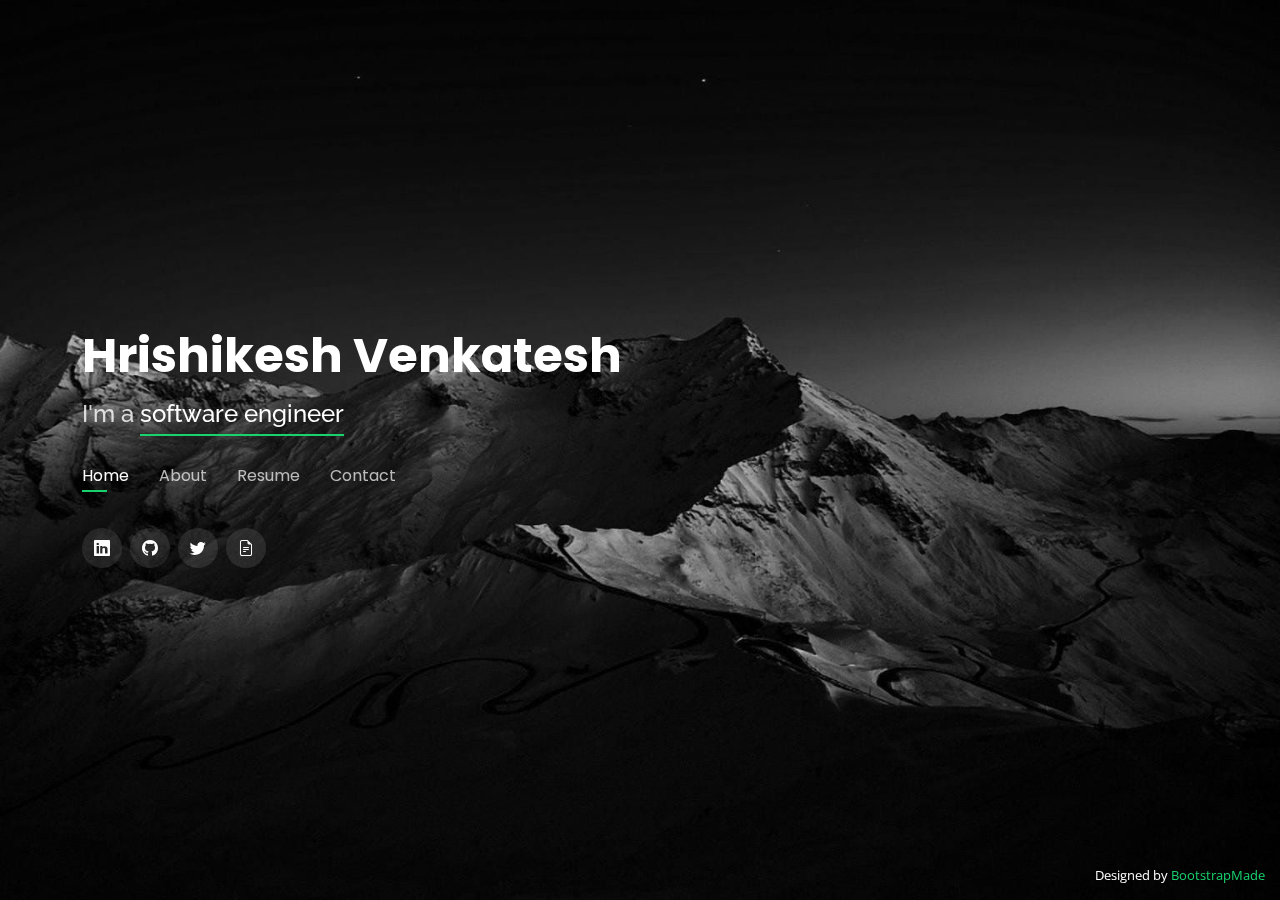
<file: index.html>
<!DOCTYPE html>
<html lang="en">

<head>
  <meta charset="utf-8">
  <meta content="width=device-width, initial-scale=1.0" name="viewport">

  <title>Hrishi's Portfolio</title>
  <meta content="" name="description">
  <meta content="" name="keywords">

  <!-- Favicons -->
  <link href="assets/img/favicon.png" rel="icon">
  <link href="assets/img/favicon.png" rel="apple-touch-icon">

  <!-- Google Fonts -->
  <link
    href="https://fonts.googleapis.com/css?family=Open+Sans:300,300i,400,400i,600,600i,700,700i|Raleway:300,300i,400,400i,500,500i,600,600i,700,700i|Poppins:300,300i,400,400i,500,500i,600,600i,700,700i"
    rel="stylesheet">

  <!-- Vendor CSS Files -->
  <link href="assets/vendor/bootstrap/css/bootstrap.min.css" rel="stylesheet">
  <link href="assets/vendor/bootstrap-icons/bootstrap-icons.css" rel="stylesheet">
  <link href="assets/vendor/boxicons/css/boxicons.min.css" rel="stylesheet">
  <link href="assets/vendor/glightbox/css/glightbox.min.css" rel="stylesheet">
  <link href="assets/vendor/remixicon/remixicon.css" rel="stylesheet">
  <link href="assets/vendor/swiper/swiper-bundle.min.css" rel="stylesheet">

  <!-- Template Main CSS File -->
  <link href="assets/css/style.css" rel="stylesheet">
</head>

<body>

  <!-- ======= Header ======= -->
  <header id="header">
    <div class="container">

      <h1><a href="index.html">Hrishikesh Venkatesh</a></h1>
      <!-- Uncomment below if you prefer to use an image logo -->
      <!-- <a href="index.html" class="mr-auto"><img src="assets/img/logo.png" alt="" class="img-fluid"></a> -->
      <h2>I'm a <span>software engineer</span></h2>

      <nav id="navbar" class="navbar">
        <ul>
          <li><a class="nav-link active" href="#header">Home</a></li>
          <li><a class="nav-link" href="#about">About</a></li>
          <li><a class="nav-link" href="#resume">Resume</a></li>
          <li><a class="nav-link" href="#contact">Contact</a></li>
        </ul>
        <i class="bi bi-list mobile-nav-toggle"></i>
      </nav><!-- .navbar -->

      <div class="social-links">
        <a href="https://www.linkedin.com/in/hrishikesh-venkatesh-216645243/" class="linkedin"><i
            class="bi bi-linkedin"></i></a>
        <a href="https://github.com/hv122" class="github"><i class="bi bi-github"></i></a>
        <a href="https://twitter.com/hrishiv_" class="twitter"><i class="bi bi-twitter"></i></a>
        <a href="/assets/Resume (MEng) (1).docx" target="_blank" class="resume"><i class="bi bi-file-earmark-text"></i></a>
      </div>

    </div>
  </header><!-- End Header -->

  <!-- ======= About Section ======= -->
  <section id="about" class="about">

    <!-- ======= About Me ======= -->
    <div class="about-me container">

      <div class="section-title">
        <h2>About</h2>
        <p>Learn more about me</p>
      </div>

      <div class="row">
        <div class="col-lg-4" data-aos="fade-right">
          <img src="assets/img/IMG_2464.jpg" class="img-fluid" alt="">
        </div>
        <div class="col-lg-8 pt-4 pt-lg-0 content" data-aos="fade-left">
          <h3>Software Engineer</h3>
          <p class="fst-italic">
            I am Hrishi, a third-year student at Imperial College London, interested in software engineering, web
            development and data science as possible career paths. Currently in a 3 month summer internship with HSBC, I'm looking for a 6 month placement to further my skills.
          </p>
          <div class="row">
            <div class="col-lg-6">
              <ul>
                <li><i class="bi bi-chevron-right"></i> <strong>Phone:</strong> <span>+44 7913 626854</span></li>
                <li><i class="bi bi-chevron-right"></i> <strong>City:</strong> <span>London, UK</span></li>
              </ul>
            </div>
            <div class="col-lg-6">
              <ul>
                <li><i class="bi bi-chevron-right"></i> <strong>Age:</strong> <span>20</span></li>
                <li><i class="bi bi-chevron-right"></i> <strong>Degree:</strong> <span>Computer Engineering</span></li>
                <li><i class="bi bi-chevron-right"></i> <strong>Email:</strong> <span>hv122@ic.ac.uk</span></li>
              </ul>
            </div>
          </div>
        </div>
      </div>

    </div><!-- End About Me -->

    <!-- ======= Skills  ======= -->
    <div class="skills container">

      <div class="section-title">
        <h2>Skills</h2>
      </div>

      <div class="row skills-content">

        <div class="col-lg-6">

          <div class="progress">
            <span class="skill">C++ <i class="val">Advanced</i></span>
            <div class="progress-bar-wrap">
              <div class="progress-bar" role="progressbar" aria-valuenow="75" aria-valuemin="0" aria-valuemax="100">
              </div>
            </div>
          </div>

					<div class="progress">
						<span class="skill">Python <i class="val">Advanced</i></span>
						<div class="progress-bar-wrap">
							<div class="progress-bar" role="progressbar" aria-valuenow="60" aria-valuemin="0"
								aria-valuemax="100">
							</div>
						</div>
					</div>

          <div class="progress">
            <span class="skill">JavaScript <i class="val">Developing</i></span>
            <div class="progress-bar-wrap">
              <div class="progress-bar" role="progressbar" aria-valuenow="40" aria-valuemin="0" aria-valuemax="100">
              </div>
            </div>
          </div>

        </div>

        <div class="col-lg-6">

          <div class="progress">
            <span class="skill">Pandas <i class="val">Advanced</i></span>
            <div class="progress-bar-wrap">
              <div class="progress-bar" role="progressbar" aria-valuenow="60" aria-valuemin="0" aria-valuemax="100">
              </div>
            </div>
          </div>
		<div class="progress">
			<span class="skill">SystemVerilog<i class="val">Intermediate</i></span>
			<div class="progress-bar-wrap">
				<div class="progress-bar" role="progressbar" aria-valuenow="50" aria-valuemin="0"
					aria-valuemax="100">
				</div>
			</div>
		</div>
		

        </div>

      </div>

    </div><!-- End Skills -->

    <!-- ======= Interests ======= -->
    <!-- <div class="interests container">

      <div class="section-title">
        <h2>Interests</h2>
      </div>

      <div class="row">
        <div class="col-lg-3 col-md-4">
          <div class="icon-box">
            <i class="ri-store-line" style="color: #ffbb2c;"></i>
            <h3>Lorem Ipsum</h3>
          </div>
        </div>
        <div class="col-lg-3 col-md-4 mt-4 mt-md-0">
          <div class="icon-box">
            <i class="ri-bar-chart-box-line" style="color: #5578ff;"></i>
            <h3>Dolor Sitema</h3>
          </div>
        </div>
        <div class="col-lg-3 col-md-4 mt-4 mt-md-0">
          <div class="icon-box">
            <i class="ri-calendar-todo-line" style="color: #e80368;"></i>
            <h3>Sed perspiciatis</h3>
          </div>
        </div>
        <div class="col-lg-3 col-md-4 mt-4 mt-lg-0">
          <div class="icon-box">
            <i class="ri-paint-brush-line" style="color: #e361ff;"></i>
            <h3>Magni Dolores</h3>
          </div>
        </div>
        <div class="col-lg-3 col-md-4 mt-4">
          <div class="icon-box">
            <i class="ri-database-2-line" style="color: #47aeff;"></i>
            <h3>Nemo Enim</h3>
          </div>
        </div>
        <div class="col-lg-3 col-md-4 mt-4">
          <div class="icon-box">
            <i class="ri-gradienter-line" style="color: #ffa76e;"></i>
            <h3>Eiusmod Tempor</h3>
          </div>
        </div>
        <div class="col-lg-3 col-md-4 mt-4">
          <div class="icon-box">
            <i class="ri-file-list-3-line" style="color: #11dbcf;"></i>
            <h3>Midela Teren</h3>
          </div>
        </div>
        <div class="col-lg-3 col-md-4 mt-4">
          <div class="icon-box">
            <i class="ri-price-tag-2-line" style="color: #4233ff;"></i>
            <h3>Pira Neve</h3>
          </div>
        </div>
        <div class="col-lg-3 col-md-4 mt-4">
          <div class="icon-box">
            <i class="ri-anchor-line" style="color: #b2904f;"></i>
            <h3>Dirada Pack</h3>
          </div>
        </div>
        <div class="col-lg-3 col-md-4 mt-4">
          <div class="icon-box">
            <i class="ri-disc-line" style="color: #b20969;"></i>
            <h3>Moton Ideal</h3>
          </div>
        </div>
        <div class="col-lg-3 col-md-4 mt-4">
          <div class="icon-box">
            <i class="ri-base-station-line" style="color: #ff5828;"></i>
            <h3>Verdo Park</h3>
          </div>
        </div>
        <div class="col-lg-3 col-md-4 mt-4">
          <div class="icon-box">
            <i class="ri-fingerprint-line" style="color: #29cc61;"></i>
            <h3>Flavor Nivelanda</h3>
          </div>
        </div>
      </div>

    </div>  End Interests -->

    <!-- ======= Testimonials =======
    <div class="testimonials container">

      <div class="section-title">
        <h2>Testimonials</h2>
      </div>

      <div class="testimonials-slider swiper" data-aos="fade-up" data-aos-delay="100">
        <div class="swiper-wrapper">

          <div class="swiper-slide">
            <div class="testimonial-item">
              <p>
                <i class="bx bxs-quote-alt-left quote-icon-left"></i>
                Proin iaculis purus consequat sem cure digni ssim donec porttitora entum suscipit rhoncus. Accusantium quam, ultricies eget id, aliquam eget nibh et. Maecen aliquam, risus at semper.
                <i class="bx bxs-quote-alt-right quote-icon-right"></i>
              </p>
              <img src="assets/img/testimonials/testimonials-1.jpg" class="testimonial-img" alt="">
              <h3>Saul Goodman</h3>
              <h4>Ceo &amp; Founder</h4>
            </div>
          </div> End testimonial item

          <div class="swiper-slide">
            <div class="testimonial-item">
              <p>
                <i class="bx bxs-quote-alt-left quote-icon-left"></i>
                Export tempor illum tamen malis malis eram quae irure esse labore quem cillum quid cillum eram malis quorum velit fore eram velit sunt aliqua noster fugiat irure amet legam anim culpa.
                <i class="bx bxs-quote-alt-right quote-icon-right"></i>
              </p>
              <img src="assets/img/testimonials/testimonials-2.jpg" class="testimonial-img" alt="">
              <h3>Sara Wilsson</h3>
              <h4>Designer</h4>
            </div>
          </div>

          <div class="swiper-slide">
            <div class="testimonial-item">
              <p>
                <i class="bx bxs-quote-alt-left quote-icon-left"></i>
                Enim nisi quem export duis labore cillum quae magna enim sint quorum nulla quem veniam duis minim tempor labore quem eram duis noster aute amet eram fore quis sint minim.
                <i class="bx bxs-quote-alt-right quote-icon-right"></i>
              </p>
              <img src="assets/img/testimonials/testimonials-3.jpg" class="testimonial-img" alt="">
              <h3>Jena Karlis</h3>
              <h4>Store Owner</h4>
            </div>
          </div>

          <div class="swiper-slide">
            <div class="testimonial-item">
              <p>
                <i class="bx bxs-quote-alt-left quote-icon-left"></i>
                Fugiat enim eram quae cillum dolore dolor amet nulla culpa multos export minim fugiat minim velit minim dolor enim duis veniam ipsum anim magna sunt elit fore quem dolore labore illum veniam.
                <i class="bx bxs-quote-alt-right quote-icon-right"></i>
              </p>
              <img src="assets/img/testimonials/testimonials-4.jpg" class="testimonial-img" alt="">
              <h3>Matt Brandon</h3>
              <h4>Freelancer</h4>
            </div>
          </div>

          <div class="swiper-slide">
            <div class="testimonial-item">
              <p>
                <i class="bx bxs-quote-alt-left quote-icon-left"></i>
                Quis quorum aliqua sint quem legam fore sunt eram irure aliqua veniam tempor noster veniam enim culpa labore duis sunt culpa nulla illum cillum fugiat legam esse veniam culpa fore nisi cillum quid.
                <i class="bx bxs-quote-alt-right quote-icon-right"></i>
              </p>
              <img src="assets/img/testimonials/testimonials-5.jpg" class="testimonial-img" alt="">
              <h3>John Larson</h3>
              <h4>Entrepreneur</h4>
            </div>
          </div>

        </div>
        <div class="swiper-pagination"></div>
      </div>

      <div class="owl-carousel testimonials-carousel">

      </div>

    </div> -->

  </section><!-- End About Section -->

  <!-- ======= Resume Section ======= -->
  <section id="resume" class="resume">
    <div class="container">

      <div class="section-title">
        <h2>Resume</h2>
        <p>Check My Resume</p>
      </div>

      <div class="row">
        <div class="col-lg-6">
          <h3 class="resume-title">Summary</h3>
          <div class="resume-item pb-0">
            <h4>Hrishikesh Venkatesh</h4>
            <p><em>Software engineer with 2 years of experience primarily working in C++ and Python, studying at Imperial College London. </em></p>
            <p>
            <ul>
              <li>+44 7913 626854</li>
              <li>hv122@ic.ac.uk</li>
            </ul>
            </p>
          </div>

          <h3 class="resume-title">Education</h3>
          <div class="resume-item">
            <h4>Master of Electronic &amp; Information Engineering</h4>
            <h5>2022 - 2025</h5>
            <p><em>Imperial College London</em></p>
            <p>Currently in the third year of the EIE stream. Key modules include Instruction Architectures and Compilers, Information Processing and Discrete Maths at a first-class level.</p>
          </div>
          <div class="resume-item">
            <h4>A-Levels</h4>
            <h5>2020 - 2022</h5>
            <p><em>Heckmondwike Sixth Form</em></p>
            <p>Scored A*A*AA in Maths, Further Maths, Physics and Chemistry.</p>
          </div>
        </div>
		<div class="resume-item">
			<h4>Global Payments Solutions Engineer</h4>
			<h5>June-September 2024</h5>
			<p><em>Sheffield, South Yorkshire, England </em></p>
			<p>
			<ul>
			<li>Developing automations in Python and Pandas to manipulate Jira incident data, improving workflow
			efficiency.</li>
			<li>Refactoring ZeroTouch, a server certificate tracking and updating program, resulting in an 87%
			reduction in LOC.</li> <li>Using Flask apps to improve integration with pre-existing web services.</li>
			<li>Automated a semi-automated process used to simplify change management data, improving user quality of life.</li>
			<li>Using Confluence, Jira and GitHub for project management.</li>
			<li> Learning about ITIL and Incident Management in DevOps, used in data analysis projects.</li>
			</ul>
			</p>
		</div>
          <!-- <div class="resume-item">
            <h4>Graphic design specialist</h4>
            <h5>2017 - 2018</h5>
            <p><em>Stepping Stone Advertising, New York, NY</em></p>
            <p>
            <ul>
              <li>Developed numerous marketing programs (logos, brochures,infographics, presentations, and advertisements).</li>
              <li>Managed up to 5 projects or tasks at a given time while under pressure</li>
              <li>Recommended and consulted with clients on the most appropriate graphic design</li>
              <li>Created 4+ design presentations and proposals a month for clients and account managers</li>
            </ul>
            </p>
          </div> -->
        </div>
      </div>

    </div>
  </section><!-- End Resume Section -->

  <!-- ======= Contact Section ======= -->
  <section id="contact" class="contact">
    <div class="container">

      <div class="section-title">
        <h2>Contact</h2>
        <p>Contact Me</p>
      </div>
        </div>

        <div class="col-md-6 mt-4 mt-md-0 d-flex align-items-stretch">
          <div class="info-box">
            <i class="bx bx-share-alt"></i>
            <h3>Social Profiles</h3>
            <div class="social-links">
              <a href="https://twitter.com/hrishiv_" class="twitter"><i class="bi bi-twitter"></i></a>
              <a href="https://github.com/hv122" class="github"><i class="bi bi-github"></i></a>
              <a href="https://www.linkedin.com/in/hrishikesh-venkatesh-216645243/" class="linkedin"><i
                  class="bi bi-linkedin"></i></a>
            </div>
          </div>
        </div>

        <div class="col-md-6 mt-4 d-flex align-items-stretch">
          <div class="info-box">
            <i class="bx bx-envelope"></i>
            <h3>Email Me</h3>
            <p>hv122@ic.ac.uk</p>
          </div>
        </div>
        <div class="col-md-6 mt-4 d-flex align-items-stretch">
          <div class="info-box">
            <i class="bx bx-phone-call"></i>
            <h3>Call Me</h3>
            <p>+44 7913 626854</p>
          </div>
        </div>
      </div>

      <form action="forms/contact.php" method="post" role="form" class="php-email-form mt-4">
        <div class="row">
          <div class="col-md-6 form-group">
            <input type="text" name="name" class="form-control" id="name" placeholder="Your Name" required>
          </div>
          <div class="col-md-6 form-group mt-3 mt-md-0">
            <input type="email" class="form-control" name="email" id="email" placeholder="Your Email" required>
          </div>
        </div>
        <div class="form-group mt-3">
          <input type="text" class="form-control" name="subject" id="subject" placeholder="Subject" required>
        </div>
        <div class="form-group mt-3">
          <textarea class="form-control" name="message" rows="5" placeholder="Message" required></textarea>
        </div>
        <div class="my-3">
          <div class="loading">Loading</div>
          <div class="error-message"></div>
          <div class="sent-message">Your message has been sent. Thank you!</div>
        </div>
        <div class="text-center"><button type="submit">Send Message</button></div>
      </form>

    </div>
  </section><!-- End Contact Section -->

  <div class="credits">
    <!-- All the links in the footer should remain intact. -->
    <!-- You can delete the links only if you purchased the pro version. -->
    <!-- Licensing information: https://bootstrapmade.com/license/ -->
    <!-- Purchase the pro version with working PHP/AJAX contact form: https://bootstrapmade.com/personal-free-resume-bootstrap-template/ -->
    Designed by <a href="https://bootstrapmade.com/">BootstrapMade</a>
  </div>

  <!-- Vendor JS Files -->
  <script src="assets/vendor/purecounter/purecounter_vanilla.js"></script>
  <script src="assets/vendor/bootstrap/js/bootstrap.bundle.min.js"></script>
  <script src="assets/vendor/glightbox/js/glightbox.min.js"></script>
  <script src="assets/vendor/isotope-layout/isotope.pkgd.min.js"></script>
  <script src="assets/vendor/swiper/swiper-bundle.min.js"></script>
  <script src="assets/vendor/waypoints/noframework.waypoints.js"></script>
  <script src="assets/vendor/php-email-form/validate.js"></script>

  <!-- Template Main JS File -->
  <script src="assets/js/main.js"></script>

</body>

</html>
</file>
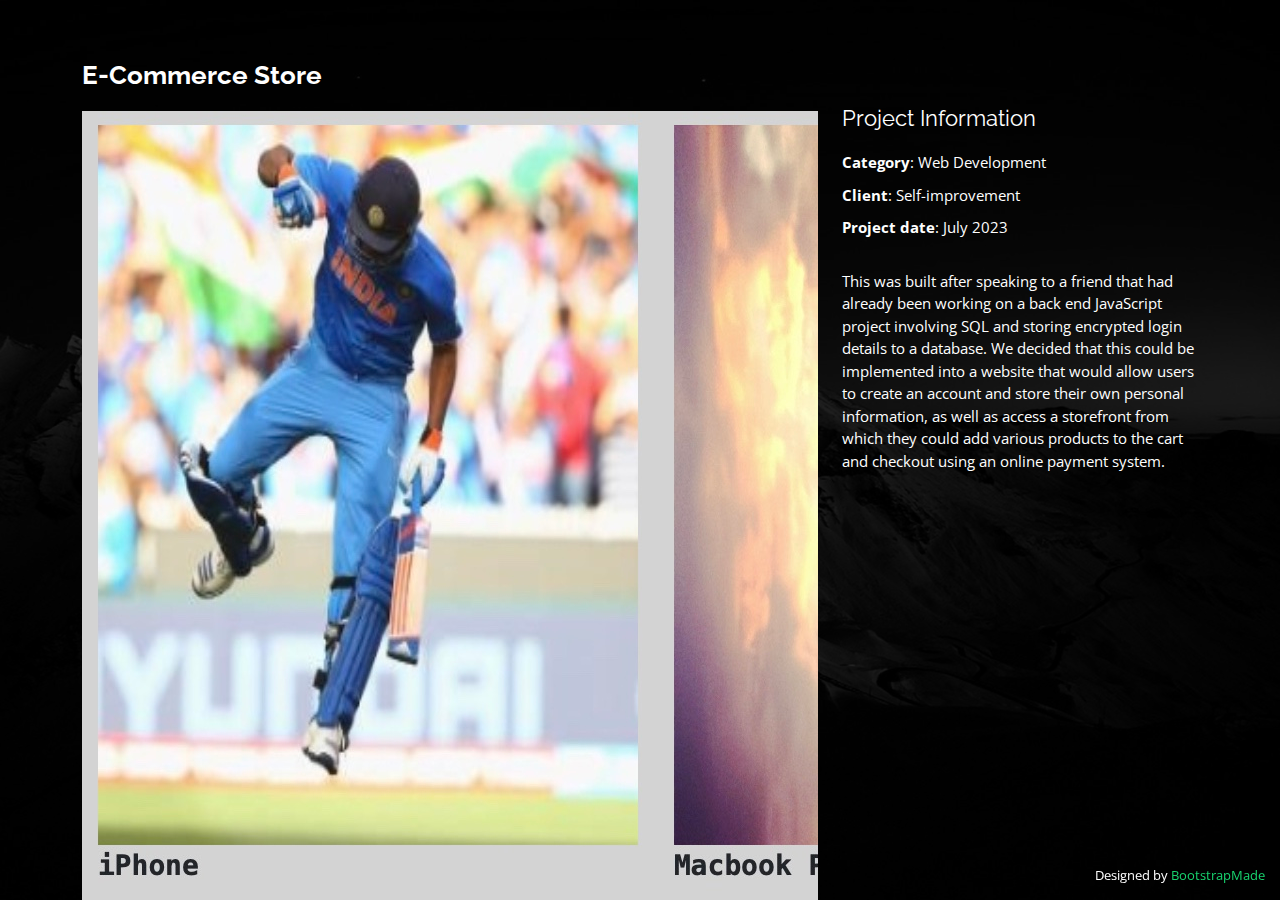
<file: ecommerce.html>
<!DOCTYPE html>
<html lang="en">

<head>
  <meta charset="utf-8">
  <meta content="width=device-width, initial-scale=1.0" name="viewport">

  <title>Portfolio Details - Personal Bootstrap Template</title>
  <meta content="" name="description">
  <meta content="" name="keywords">

  <!-- Favicons -->
  <link href="assets/img/favicon.png" rel="icon">
  <link href="assets/img/apple-touch-icon.png" rel="apple-touch-icon">

  <!-- Google Fonts -->
  <link href="https://fonts.googleapis.com/css?family=Open+Sans:300,300i,400,400i,600,600i,700,700i|Raleway:300,300i,400,400i,500,500i,600,600i,700,700i|Poppins:300,300i,400,400i,500,500i,600,600i,700,700i" rel="stylesheet">

  <!-- Vendor CSS Files -->
  <link href="assets/vendor/bootstrap/css/bootstrap.min.css" rel="stylesheet">
  <link href="assets/vendor/bootstrap-icons/bootstrap-icons.css" rel="stylesheet">
  <link href="assets/vendor/boxicons/css/boxicons.min.css" rel="stylesheet">
  <link href="assets/vendor/glightbox/css/glightbox.min.css" rel="stylesheet">
  <link href="assets/vendor/remixicon/remixicon.css" rel="stylesheet">
  <link href="assets/vendor/swiper/swiper-bundle.min.css" rel="stylesheet">

  <!-- Template Main CSS File -->
  <link href="assets/css/style.css" rel="stylesheet">
</head>

<body>

  <main id="main">

    <!-- ======= Portfolio Details ======= -->
    <div id="portfolio-details" class="portfolio-details">
      <div class="container">

        <div class="row">

          <div class="col-lg-8">
            <h2 class="portfolio-title">E-Commerce Store</h2>

            <div class="portfolio-details-slider swiper">
              <div class="swiper-wrapper align-items-center">

                <div class="swiper-slide">
                  <img src="assets/img/portfolio/portfolio-1.jpg" alt="">
                </div>
              </div>
              <div class="swiper-pagination"></div>
            </div>

          </div>

          <div class="col-lg-4 portfolio-info">
            <h3>Project Information</h3>
            <ul>
              <li><strong>Category</strong>: Web Development</li>
              <li><strong>Client</strong>: Self-improvement</li>
              <li><strong>Project date</strong>: July 2023</li>
            </ul>

            <p>
              This was built after speaking to a friend that had already been working on a back end JavaScript project involving SQL and storing encrypted login details to a database.
              We decided that this could be implemented into a website that would allow users to create an account and store their own personal information, as well as access a storefront from
              which they could add various products to the cart and checkout using an online payment system.  
            </p>
          </div>

        </div>

      </div>
    </div><!-- End Portfolio Details -->

    

  </main><!-- End #main -->

  <div class="credits">
    <!-- All the links in the footer should remain intact. -->
    <!-- You can delete the links only if you purchased the pro version. -->
    <!-- Licensing information: https://bootstrapmade.com/license/ -->
    <!-- Purchase the pro version with working PHP/AJAX contact form: https://bootstrapmade.com/personal-free-resume-bootstrap-template/ -->
    Designed by <a href="https://bootstrapmade.com/">BootstrapMade</a>
  </div>

  <!-- Vendor JS Files -->
  <script src="assets/vendor/purecounter/purecounter_vanilla.js"></script>
  <script src="assets/vendor/bootstrap/js/bootstrap.bundle.min.js"></script>
  <script src="assets/vendor/glightbox/js/glightbox.min.js"></script>
  <script src="assets/vendor/isotope-layout/isotope.pkgd.min.js"></script>
  <script src="assets/vendor/swiper/swiper-bundle.min.js"></script>
  <script src="assets/vendor/waypoints/noframework.waypoints.js"></script>
  <script src="assets/vendor/php-email-form/validate.js"></script>

  <!-- Template Main JS File -->
  <script src="assets/js/main.js"></script>

</body>

</html>
</file>
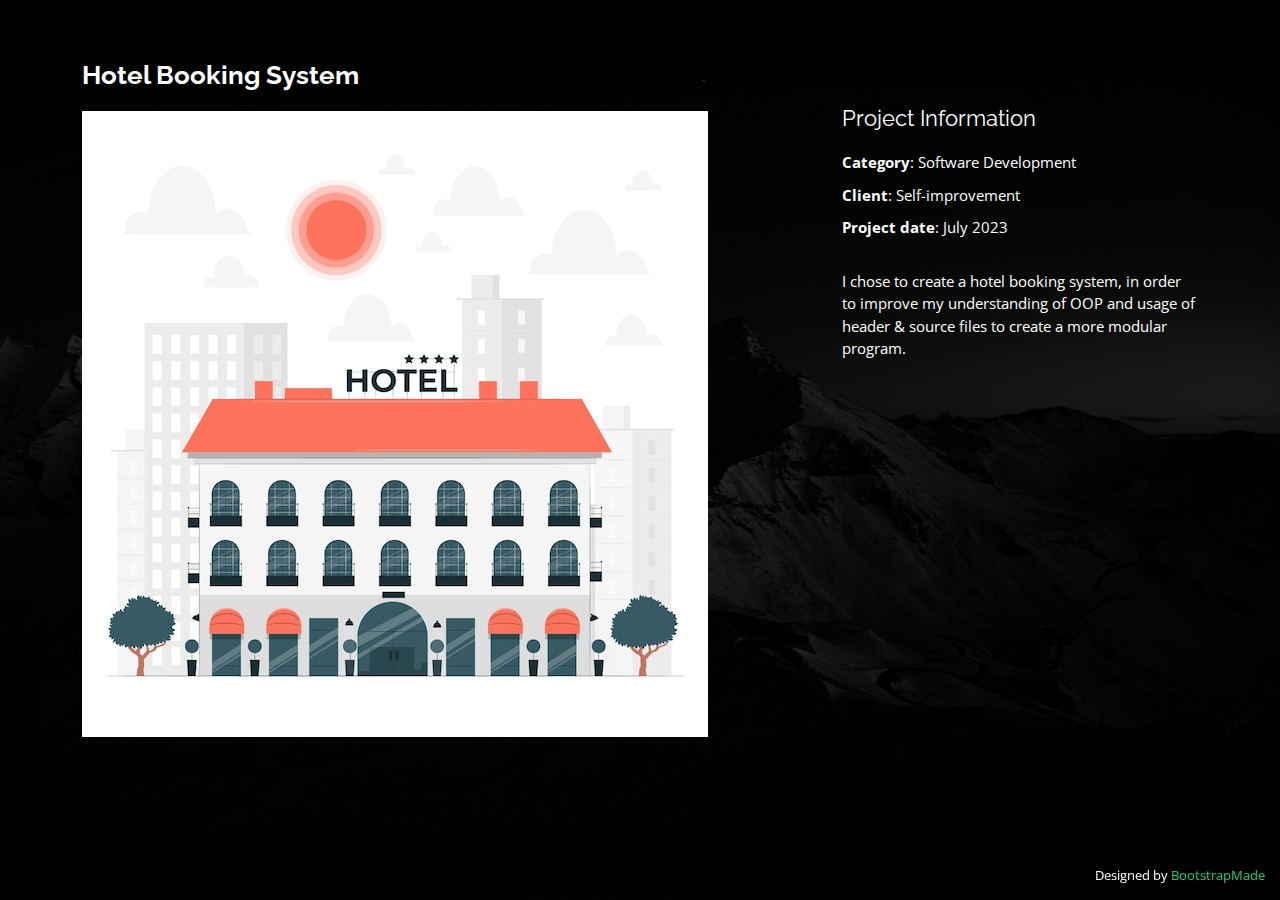
<file: hotel.html>
<!DOCTYPE html>
<html lang="en">

<head>
  <meta charset="utf-8">
  <meta content="width=device-width, initial-scale=1.0" name="viewport">

  <title>Portfolio Details - Personal Bootstrap Template</title>
  <meta content="" name="description">
  <meta content="" name="keywords">

  <!-- Favicons -->
  <link href="assets/img/favicon.png" rel="icon">
  <link href="assets/img/apple-touch-icon.png" rel="apple-touch-icon">

  <!-- Google Fonts -->
  <link href="https://fonts.googleapis.com/css?family=Open+Sans:300,300i,400,400i,600,600i,700,700i|Raleway:300,300i,400,400i,500,500i,600,600i,700,700i|Poppins:300,300i,400,400i,500,500i,600,600i,700,700i" rel="stylesheet">

  <!-- Vendor CSS Files -->
  <link href="assets/vendor/bootstrap/css/bootstrap.min.css" rel="stylesheet">
  <link href="assets/vendor/bootstrap-icons/bootstrap-icons.css" rel="stylesheet">
  <link href="assets/vendor/boxicons/css/boxicons.min.css" rel="stylesheet">
  <link href="assets/vendor/glightbox/css/glightbox.min.css" rel="stylesheet">
  <link href="assets/vendor/remixicon/remixicon.css" rel="stylesheet">
  <link href="assets/vendor/swiper/swiper-bundle.min.css" rel="stylesheet">

  <!-- Template Main CSS File -->
  <link href="assets/css/style.css" rel="stylesheet">
</head>

<body>

  <main id="main">

    <!-- ======= Portfolio Details ======= -->
    <div id="portfolio-details" class="portfolio-details">
      <div class="container">

        <div class="row">

          <div class="col-lg-8">
            <h2 class="portfolio-title">Hotel Booking System</h2>

            <div class="portfolio-details-slider swiper">
              <div class="swiper-wrapper align-items-center">

                <div class="swiper-slide">
                  <img src="assets/img/portfolio/portfolio-3.jpg" alt="">
                </div>
              </div>
              <div class="swiper-pagination"></div>
            </div>

          </div>

          <div class="col-lg-4 portfolio-info">
            <h3>Project Information</h3>
            <ul>
              <li><strong>Category</strong>: Software Development</li>
              <li><strong>Client</strong>: Self-improvement</li>
              <li><strong>Project date</strong>: July 2023</li>
            </ul>

            <p>
              I chose to create a hotel booking system, in order to improve my understanding of OOP and usage of header &amp; source files to
              create a more modular program. 
            </p>
          </div>

        </div>

      </div>
    </div><!-- End Portfolio Details -->

    

  </main><!-- End #main -->

  <div class="credits">
    <!-- All the links in the footer should remain intact. -->
    <!-- You can delete the links only if you purchased the pro version. -->
    <!-- Licensing information: https://bootstrapmade.com/license/ -->
    <!-- Purchase the pro version with working PHP/AJAX contact form: https://bootstrapmade.com/personal-free-resume-bootstrap-template/ -->
    Designed by <a href="https://bootstrapmade.com/">BootstrapMade</a>
  </div>

  <!-- Vendor JS Files -->
  <script src="assets/vendor/purecounter/purecounter_vanilla.js"></script>
  <script src="assets/vendor/bootstrap/js/bootstrap.bundle.min.js"></script>
  <script src="assets/vendor/glightbox/js/glightbox.min.js"></script>
  <script src="assets/vendor/isotope-layout/isotope.pkgd.min.js"></script>
  <script src="assets/vendor/swiper/swiper-bundle.min.js"></script>
  <script src="assets/vendor/waypoints/noframework.waypoints.js"></script>
  <script src="assets/vendor/php-email-form/validate.js"></script>

  <!-- Template Main JS File -->
  <script src="assets/js/main.js"></script>

</body>

</html>
</file>
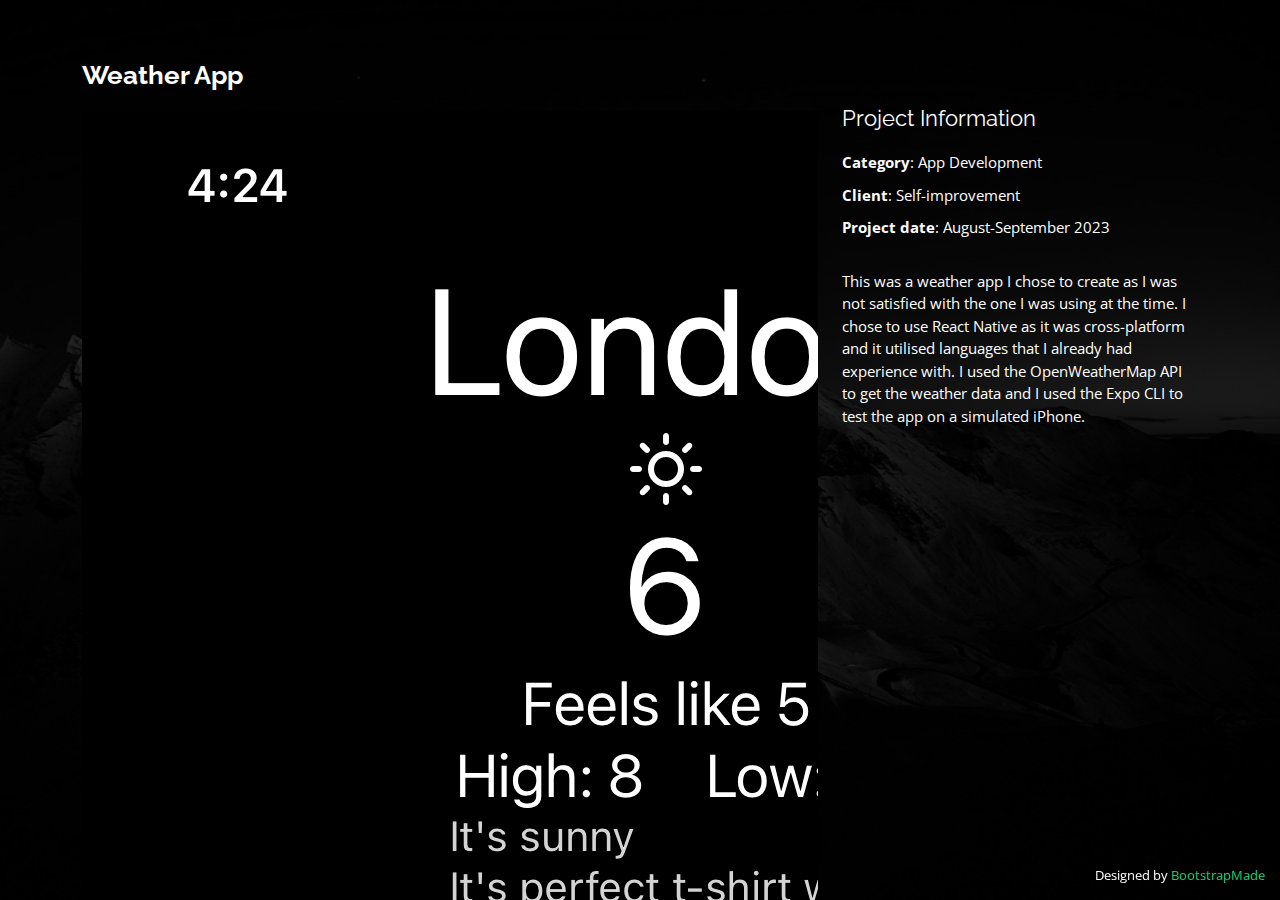
<file: weatherapp.html>
<!DOCTYPE html>
<html lang="en">

<head>
  <meta charset="utf-8">
  <meta content="width=device-width, initial-scale=1.0" name="viewport">

  <title>Portfolio Details - Personal Bootstrap Template</title>
  <meta content="" name="description">
  <meta content="" name="keywords">

  <!-- Favicons -->
  <link href="assets/img/favicon.png" rel="icon">
  <link href="assets/img/apple-touch-icon.png" rel="apple-touch-icon">

  <!-- Google Fonts -->
  <link href="https://fonts.googleapis.com/css?family=Open+Sans:300,300i,400,400i,600,600i,700,700i|Raleway:300,300i,400,400i,500,500i,600,600i,700,700i|Poppins:300,300i,400,400i,500,500i,600,600i,700,700i" rel="stylesheet">

  <!-- Vendor CSS Files -->
  <link href="assets/vendor/bootstrap/css/bootstrap.min.css" rel="stylesheet">
  <link href="assets/vendor/bootstrap-icons/bootstrap-icons.css" rel="stylesheet">
  <link href="assets/vendor/boxicons/css/boxicons.min.css" rel="stylesheet">
  <link href="assets/vendor/glightbox/css/glightbox.min.css" rel="stylesheet">
  <link href="assets/vendor/remixicon/remixicon.css" rel="stylesheet">
  <link href="assets/vendor/swiper/swiper-bundle.min.css" rel="stylesheet">

  <!-- Template Main CSS File -->
  <link href="assets/css/style.css" rel="stylesheet">
</head>

<body>

  <main id="main">

    <!-- ======= Portfolio Details ======= -->
    <div id="portfolio-details" class="portfolio-details">
      <div class="container">

        <div class="row">

          <div class="col-lg-8">
            <h2 class="portfolio-title">Weather App</h2>

            <div class="portfolio-details-slider swiper">
              <div class="swiper-wrapper align-items-center">

                <div class="swiper-slide">
                  <img src="assets/img/portfolio/portfolio-2.jpg" alt="">
                </div>

              </div>
              <div class="swiper-pagination"></div>
            </div>

          </div>

          <div class="col-lg-4 portfolio-info">
            <h3>Project Information</h3>
            <ul>
              <li><strong>Category</strong>: App Development</li>
              <li><strong>Client</strong>: Self-improvement</li>
              <li><strong>Project date</strong>: August-September 2023</li>
            </ul>

            <p>
              This was a weather app I chose to create as I was not satisfied with the one I was using at the time. I chose to use React Native as it was cross-platform and
              it utilised languages that I already had experience with. I used the OpenWeatherMap API to get the weather data and I used the Expo CLI to test the app on a simulated iPhone.
            </p>
          </div>

        </div>

      </div>
    </div><!-- End Portfolio Details -->

    

  </main><!-- End #main -->

  <div class="credits">
    <!-- All the links in the footer should remain intact. -->
    <!-- You can delete the links only if you purchased the pro version. -->
    <!-- Licensing information: https://bootstrapmade.com/license/ -->
    <!-- Purchase the pro version with working PHP/AJAX contact form: https://bootstrapmade.com/personal-free-resume-bootstrap-template/ -->
    Designed by <a href="https://bootstrapmade.com/">BootstrapMade</a>
  </div>

  <!-- Vendor JS Files -->
  <script src="assets/vendor/purecounter/purecounter_vanilla.js"></script>
  <script src="assets/vendor/bootstrap/js/bootstrap.bundle.min.js"></script>
  <script src="assets/vendor/glightbox/js/glightbox.min.js"></script>
  <script src="assets/vendor/isotope-layout/isotope.pkgd.min.js"></script>
  <script src="assets/vendor/swiper/swiper-bundle.min.js"></script>
  <script src="assets/vendor/waypoints/noframework.waypoints.js"></script>
  <script src="assets/vendor/php-email-form/validate.js"></script>

  <!-- Template Main JS File -->
  <script src="assets/js/main.js"></script>

</body>

</html>
</file>
<file: assets/css/style.css>
/**
* Template Name: Personal
* Updated: Aug 30 2023 with Bootstrap v5.3.1
* Template URL: https://bootstrapmade.com/personal-free-resume-bootstrap-template/
* Author: BootstrapMade.com
* License: https://bootstrapmade.com/license/
*/

/*--------------------------------------------------------------
# General
--------------------------------------------------------------*/
body {
  font-family: "Open Sans", sans-serif;
  background-color: #040404;
  color: #fff;
  position: relative;
  background: transparent;
}

body::before {
  content: "";
  position: fixed;
  background: #040404 url("../img/bg.jpg") top right no-repeat;
  background-size: cover;
  left: 0;
  right: 0;
  top: 0;
  height: 100vh;
  z-index: -1;
}

@media (min-width: 1024px) {
  body::before {
    background-attachment: fixed;
  }
}

a {
  color: #18d26e;
  text-decoration: none;
}

a:hover {
  color: #35e888;
  text-decoration: none;
}

h1,
h2,
h3,
h4,
h5,
h6 {
  font-family: "Raleway", sans-serif;
}

/*--------------------------------------------------------------
# Header
--------------------------------------------------------------*/
#header {
  transition: ease-in-out 0.3s;
  position: relative;
  height: 100vh;
  display: flex;
  align-items: center;
  z-index: 997;
  overflow-y: auto;
}

#header * {
  transition: ease-in-out 0.3s;
}

#header h1 {
  font-size: 48px;
  margin: 0;
  padding: 0;
  line-height: 1;
  font-weight: 700;
  font-family: "Poppins", sans-serif;
}

#header h1 a,
#header h1 a:hover {
  color: #fff;
  line-height: 1;
  display: inline-block;
}

#header h2 {
  font-size: 24px;
  margin-top: 20px;
  color: rgba(255, 255, 255, 0.8);
}

#header h2 span {
  color: #fff;
  border-bottom: 2px solid #18d26e;
  padding-bottom: 6px;
}

#header img {
  padding: 0;
  margin: 0;
}

#header .social-links {
  margin-top: 40px;
  display: flex;
}

#header .social-links a {
  font-size: 16px;
  display: flex;
  justify-content: center;
  align-items: center;
  background: rgba(255, 255, 255, 0.1);
  color: #fff;
  line-height: 1;
  margin-right: 8px;
  border-radius: 50%;
  width: 40px;
  height: 40px;
}

#header .social-links a:hover {
  background: #18d26e;
}

@media (max-width: 992px) {
  #header h1 {
    font-size: 36px;
  }

  #header h2 {
    font-size: 20px;
    line-height: 30px;
  }

  #header .social-links {
    margin-top: 15px;
  }

  #header .container {
    display: flex;
    flex-direction: column;
    align-items: center;
  }
}

/* Header Top */
#header.header-top {
  height: 80px;
  position: fixed;
  left: 0;
  top: 0;
  right: 0;
  background: rgba(0, 0, 0, 0.9);
}

#header.header-top .social-links,
#header.header-top h2 {
  display: none;
}

#header.header-top h1 {
  margin-right: auto;
  font-size: 36px;
}

#header.header-top img {
  max-height: 60px;
  margin-right: 20px !important;
}

#header.header-top .container {
  display: flex;
  align-items: center;
}

#header.header-top .navbar {
  margin: 0;
}

@media (max-width: 768px) {
  #header.header-top {
    height: 60px;
  }

  #header.header-top h1 {
    font-size: 26px;
  }
}

/*--------------------------------------------------------------
# Navigation Menu
--------------------------------------------------------------*/
/**
* Desktop Navigation 
*/
.navbar {
  padding: 0;
  margin-top: 35px;
}

.navbar ul {
  margin: 0;
  padding: 0;
  display: flex;
  list-style: none;
  align-items: center;
}

.navbar li {
  position: relative;
}

.navbar li+li {
  margin-left: 30px;
}

.navbar a,
.navbar a:focus {
  display: flex;
  align-items: center;
  justify-content: space-between;
  padding: 0;
  font-family: "Poppins", sans-serif;
  font-size: 16px;
  font-weight: 400;
  color: rgba(255, 255, 255, 0.7);
  white-space: nowrap;
  transition: 0.3s;
}

.navbar a i,
.navbar a:focus i {
  font-size: 12px;
  line-height: 0;
  margin-left: 5px;
}

.navbar a:before {
  content: "";
  position: absolute;
  width: 0;
  height: 2px;
  bottom: -4px;
  left: 0;
  background-color: #18d26e;
  visibility: hidden;
  width: 0px;
  transition: all 0.3s ease-in-out 0s;
}

.navbar a:hover:before,
.navbar li:hover>a:before,
.navbar .active:before {
  visibility: visible;
  width: 25px;
}

.navbar a:hover,
.navbar .active,
.navbar .active:focus,
.navbar li:hover>a {
  color: #fff;
}

/**
* Mobile Navigation 
*/
.mobile-nav-toggle {
  color: #fff;
  font-size: 28px;
  cursor: pointer;
  display: none;
  line-height: 0;
  transition: 0.5s;
  position: fixed;
  right: 15px;
  top: 15px;
}

@media (max-width: 991px) {
  .mobile-nav-toggle {
    display: block;
  }

  .navbar ul {
    display: none;
  }
}

.navbar-mobile {
  position: fixed;
  overflow: hidden;
  top: 0;
  right: 0;
  left: 0;
  bottom: 0;
  background: rgba(0, 0, 0, 0.9);
  transition: 0.3s;
  z-index: 999;
  margin-top: 0;
}

.navbar-mobile .mobile-nav-toggle {
  position: absolute;
  top: 15px;
  right: 15px;
}

.navbar-mobile ul {
  display: block;
  position: absolute;
  top: 55px;
  right: 15px;
  bottom: 45px;
  left: 15px;
  padding: 10px 0;
  overflow-y: auto;
  transition: 0.3s;
  border: 2px solid rgba(255, 255, 255, 0.2);
}

.navbar-mobile li {
  padding: 12px 20px;
}

.navbar-mobile li+li {
  margin: 0;
}

.navbar-mobile a,
.navbar-mobile a:focus {
  font-size: 16px;
  position: relative;
}

/*--------------------------------------------------------------
# Sections General
--------------------------------------------------------------*/
section {
  overflow: hidden;
  position: absolute;
  width: 100%;
  top: 140px;
  bottom: 100%;
  opacity: 0;
  transition: ease-in-out 0.4s;
  z-index: 2;
}

section.section-show {
  top: 100px;
  bottom: auto;
  opacity: 1;
  padding-bottom: 45px;
}

section .container {
  background: rgba(0, 0, 0, 0.9);
  padding: 30px;
}

@media (max-width: 768px) {
  section {
    top: 120px;
  }

  section.section-show {
    top: 80px;
  }
}

.section-title h2 {
  font-size: 14px;
  font-weight: 500;
  padding: 0;
  line-height: 1px;
  margin: 0 0 20px 0;
  letter-spacing: 2px;
  text-transform: uppercase;
  color: #aaaaaa;
  font-family: "Poppins", sans-serif;
}

.section-title h2::after {
  content: "";
  width: 120px;
  height: 1px;
  display: inline-block;
  background: #4ceb95;
  margin: 4px 10px;
}

.section-title p {
  margin: 0;
  margin: -15px 0 15px 0;
  font-size: 36px;
  font-weight: 700;
  text-transform: uppercase;
  font-family: "Poppins", sans-serif;
  color: #fff;
}

/*--------------------------------------------------------------
# About
--------------------------------------------------------------*/
.about-me .content h3 {
  font-weight: 700;
  font-size: 26px;
  color: #18d26e;
}

.about-me .content ul {
  list-style: none;
  padding: 0;
}

.about-me .content ul li {
  margin-bottom: 20px;
  display: flex;
  align-items: center;
}

.about-me .content ul strong {
  margin-right: 10px;
}

.about-me .content ul i {
  font-size: 16px;
  margin-right: 5px;
  color: #18d26e;
  line-height: 0;
}

.about-me .content p:last-child {
  margin-bottom: 0;
}

.about-me img{
  scale: 0.8;
  margin-top: 0 auto;
  margin-bottom: 0 auto;
}


/*--------------------------------------------------------------
# Counts
--------------------------------------------------------------*/
.counts {
  padding: 70px 0 60px;
}

.counts .count-box {
  padding: 30px 30px 25px 30px;
  width: 100%;
  position: relative;
  text-align: center;
  background: rgba(255, 255, 255, 0.08);
}

.counts .count-box i {
  position: absolute;
  top: -25px;
  left: 50%;
  transform: translateX(-50%);
  font-size: 24px;
  background: rgba(255, 255, 255, 0.1);
  padding: 12px;
  color: #18d26e;
  border-radius: 50px;
  line-height: 0;
}

.counts .count-box span {
  font-size: 36px;
  display: block;
  font-weight: 600;
  color: #fff;
}

.counts .count-box p {
  padding: 0;
  margin: 0;
  font-family: "Raleway", sans-serif;
  font-size: 14px;
}

/*--------------------------------------------------------------
# Skills
--------------------------------------------------------------*/
.skills .progress {
  height: 60px;
  display: block;
  background: none;
  border-radius: 0;
}

.skills .progress .skill {
  padding: 10px 0;
  margin: 0;
  text-transform: uppercase;
  display: block;
  font-weight: 600;
  font-family: "Poppins", sans-serif;
  color: #fff;
}

.skills .progress .skill .val {
  float: right;
  font-style: normal;
}

.skills .progress-bar-wrap {
  background: rgba(255, 255, 255, 0.2);
}

.skills .progress-bar {
  width: 1px;
  height: 10px;
  transition: 0.9s;
  background-color: #18d26e;
}

/*--------------------------------------------------------------
# Interests
--------------------------------------------------------------*/
.interests .icon-box {
  display: flex;
  align-items: center;
  padding: 20px;
  background: rgba(255, 255, 255, 0.08);
  transition: ease-in-out 0.3s;
}

.interests .icon-box i {
  font-size: 32px;
  padding-right: 10px;
  line-height: 1;
}

.interests .icon-box h3 {
  font-weight: 700;
  margin: 0;
  padding: 0;
  line-height: 1;
  font-size: 16px;
  color: #fff;
}

.interests .icon-box:hover {
  background: rgba(255, 255, 255, 0.12);
}

/*--------------------------------------------------------------
# Testimonials
--------------------------------------------------------------*/
.testimonials .testimonials-carousel,
.testimonials .testimonials-slider {
  overflow: hidden;
}

.testimonials .testimonial-item {
  box-sizing: content-box;
  min-height: 320px;
}

.testimonials .testimonial-item .testimonial-img {
  width: 90px;
  border-radius: 50%;
  margin: -40px 0 0 40px;
  position: relative;
  z-index: 2;
  border: 6px solid rgba(255, 255, 255, 0.12);
}

.testimonials .testimonial-item h3 {
  font-size: 18px;
  font-weight: bold;
  margin: 10px 0 5px 45px;
  color: #fff;
}

.testimonials .testimonial-item h4 {
  font-size: 14px;
  color: #999;
  margin: 0 0 0 45px;
}

.testimonials .testimonial-item .quote-icon-left,
.testimonials .testimonial-item .quote-icon-right {
  color: rgba(255, 255, 255, 0.25);
  font-size: 26px;
}

.testimonials .testimonial-item .quote-icon-left {
  display: inline-block;
  left: -5px;
  position: relative;
}

.testimonials .testimonial-item .quote-icon-right {
  display: inline-block;
  right: -5px;
  position: relative;
  top: 10px;
}

.testimonials .testimonial-item p {
  font-style: italic;
  margin: 0 15px 0 15px;
  padding: 20px 20px 60px 20px;
  background: rgba(255, 255, 255, 0.1);
  position: relative;
  border-radius: 6px;
  position: relative;
  z-index: 1;
}

.testimonials .swiper-pagination {
  margin-top: 20px;
  position: relative;
}

.testimonials .swiper-pagination .swiper-pagination-bullet {
  width: 12px;
  height: 12px;
  opacity: 1;
  background-color: rgba(255, 255, 255, 0.3);
}

.testimonials .swiper-pagination .swiper-pagination-bullet-active {
  background-color: #18d26e;
}

/*--------------------------------------------------------------
# Resume
--------------------------------------------------------------*/
.resume .resume-title {
  font-size: 26px;
  font-weight: 700;
  margin-top: 20px;
  margin-bottom: 20px;
  color: #fff;
}

.resume .resume-item {
  padding: 0 0 20px 20px;
  margin-top: -2px;
  border-left: 2px solid rgba(255, 255, 255, 0.2);
  position: relative;
}

.resume .resume-item h4 {
  line-height: 18px;
  font-size: 18px;
  font-weight: 600;
  text-transform: uppercase;
  font-family: "Poppins", sans-serif;
  color: #18d26e;
  margin-bottom: 10px;
}

.resume .resume-item h5 {
  font-size: 16px;
  background: rgba(255, 255, 255, 0.15);
  padding: 5px 15px;
  display: inline-block;
  font-weight: 600;
  margin-bottom: 10px;
}

.resume .resume-item ul {
  padding-left: 20px;
}

.resume .resume-item ul li {
  padding-bottom: 10px;
}

.resume .resume-item:last-child {
  padding-bottom: 0;
}

.resume .resume-item::before {
  content: "";
  position: absolute;
  width: 16px;
  height: 16px;
  border-radius: 50px;
  left: -9px;
  top: 0;
  background: #18d26e;
  border: 2px solid #18d26e;
}

/*--------------------------------------------------------------
# Portfolio
--------------------------------------------------------------*/
.portfolio .portfolio-item {
  margin-bottom: 30px;
}

.portfolio #portfolio-flters {
  padding: 0;
  margin: 0 auto 15px auto;
  list-style: none;
  text-align: center;
  border-radius: 50px;
  padding: 2px 15px;
}

.portfolio #portfolio-flters li {
  cursor: pointer;
  display: inline-block;
  padding: 8px 16px 10px 16px;
  font-size: 14px;
  font-weight: 600;
  line-height: 1;
  text-transform: uppercase;
  color: #fff;
  background: rgba(255, 255, 255, 0.1);
  margin: 0 3px 10px 3px;
  transition: all 0.3s ease-in-out;
  border-radius: 4px;
}

.portfolio #portfolio-flters li:hover,
.portfolio #portfolio-flters li.filter-active {
  background: #18d26e;
}

.portfolio #portfolio-flters li:last-child {
  margin-right: 0;
}

.portfolio .portfolio-wrap {
  transition: 0.3s;
  position: relative;
  overflow: hidden;
  z-index: 1;
  background: rgba(0, 0, 0, 0.6);
}

.portfolio .portfolio-wrap::before {
  content: "";
  background: rgba(0, 0, 0, 0.6);
  position: absolute;
  left: 30px;
  right: 30px;
  top: 30px;
  bottom: 30px;
  transition: all ease-in-out 0.3s;
  z-index: 2;
  opacity: 0;
}

.portfolio .portfolio-wrap .portfolio-info {
  opacity: 0;
  position: absolute;
  top: 0;
  left: 0;
  right: 0;
  bottom: 0;
  text-align: center;
  z-index: 3;
  transition: all ease-in-out 0.3s;
  display: flex;
  flex-direction: column;
  justify-content: center;
  align-items: center;
}

.portfolio .portfolio-wrap .portfolio-info::before {
  display: block;
  content: "";
  width: 48px;
  height: 48px;
  position: absolute;
  top: 35px;
  left: 35px;
  border-top: 3px solid #fff;
  border-left: 3px solid #fff;
  transition: all 0.5s ease 0s;
  z-index: 9994;
}

.portfolio .portfolio-wrap .portfolio-info::after {
  display: block;
  content: "";
  width: 48px;
  height: 48px;
  position: absolute;
  bottom: 35px;
  right: 35px;
  border-bottom: 3px solid #fff;
  border-right: 3px solid #fff;
  transition: all 0.5s ease 0s;
  z-index: 9994;
}

.portfolio .portfolio-wrap .portfolio-info h4 {
  font-size: 20px;
  color: #fff;
  font-weight: 600;
}

.portfolio .portfolio-wrap .portfolio-info p {
  color: #ffffff;
  font-size: 14px;
  text-transform: uppercase;
  padding: 0;
  margin: 0;
}

.portfolio .portfolio-wrap .portfolio-links {
  text-align: center;
  z-index: 4;
}

.portfolio .portfolio-wrap .portfolio-links a {
  color: #fff;
  margin: 0 2px;
  font-size: 28px;
  display: inline-block;
  transition: 0.3s;
}

.portfolio .portfolio-wrap .portfolio-links a:hover {
  color: #63eda3;
}

.portfolio .portfolio-wrap:hover::before {
  top: 0;
  left: 0;
  right: 0;
  bottom: 0;
  opacity: 1;
}

.portfolio .portfolio-wrap:hover .portfolio-info {
  opacity: 1;
}

.portfolio .portfolio-wrap:hover .portfolio-info::before {
  top: 15px;
  left: 15px;
}

.portfolio .portfolio-wrap:hover .portfolio-info::after {
  bottom: 15px;
  right: 15px;
}

/*--------------------------------------------------------------
# Portfolio Details
--------------------------------------------------------------*/

.portfolio img{
  margin-top: 0 auto;
  margin-bottom: 0 auto;
}

.portfolio-details {
  padding-top: 40px;
  background: rgba(0, 0, 0, 0.8);
  position: fixed;
  left: 0;
  right: 0;
  top: 0;
  bottom: 0;
  overflow-y: auto;
}

.portfolio-details .container {
  padding-top: 20px;
  padding-bottom: 40px;
}

.portfolio-details .portfolio-title {
  font-size: 26px;
  font-weight: 700;
  margin-bottom: 20px;
}

.portfolio-details .portfolio-info {
  padding-top: 45px;
}

.portfolio-details .portfolio-info h3 {
  font-size: 22px;
  font-weight: 400;
  margin-bottom: 20px;
}

.portfolio-details .portfolio-info ul {
  list-style: none;
  padding: 0;
  font-size: 15px;
}

.portfolio-details .portfolio-info ul li+li {
  margin-top: 10px;
}

.portfolio-details .portfolio-info p {
  font-size: 15px;
  padding: 15px 0 0 0;
}

@media (max-width: 992px) {
  .portfolio-details .portfolio-info {
    padding-top: 20px;
  }
}

@media (max-height: 284px) {
  .portfolio-details .portfolio-info {
    padding-top: 20px;
  }
}

.portfolio-details .swiper-pagination {
  margin-top: 20px;
  position: relative;
}

.portfolio-details .swiper-pagination .swiper-pagination-bullet {
  width: 12px;
  height: 12px;
  opacity: 1;
  background-color: rgba(255, 255, 255, 0.3);
}

.portfolio-details .swiper-pagination .swiper-pagination-bullet-active {
  background-color: #18d26e;
}

/*--------------------------------------------------------------
# Contact
--------------------------------------------------------------*/
.contact .info-box {
  color: #444444;
  padding: 20px;
  width: 100%;
  background: rgba(255, 255, 255, 0.08);
}

.contact .info-box i.bx {
  font-size: 24px;
  color: #18d26e;
  border-radius: 50%;
  padding: 14px;
  float: left;
  background: rgba(255, 255, 255, 0.1);
}

.contact .info-box h3 {
  font-size: 20px;
  color: rgba(255, 255, 255, 0.5);
  font-weight: 700;
  margin: 10px 0 8px 68px;
}

.contact .info-box p {
  padding: 0;
  color: #fff;
  line-height: 24px;
  font-size: 14px;
  margin: 0 0 0 68px;
}

.contact .info-box .social-links {
  margin: 5px 0 0 68px;
  display: flex;
}

.contact .info-box .social-links a {
  font-size: 18px;
  display: inline-block;
  color: #fff;
  line-height: 1;
  margin-right: 12px;
  transition: 0.3s;
}

.contact .info-box .social-links a:hover {
  color: #18d26e;
}

.contact .php-email-form {
  padding: 30px;
  background: rgba(255, 255, 255, 0.08);
}

.contact .php-email-form .error-message {
  display: none;
  background: rgba(255, 255, 255, 0.08);
  background: #ed3c0d;
  text-align: left;
  padding: 15px;
  font-weight: 600;
}

.contact .php-email-form .error-message br+br {
  margin-top: 25px;
}

.contact .php-email-form .sent-message {
  display: none;
  background: rgba(255, 255, 255, 0.08);
  background: #18d26e;
  text-align: center;
  padding: 15px;
  font-weight: 600;
}

.contact .php-email-form .loading {
  display: none;
  background: rgba(255, 255, 255, 0.08);
  text-align: center;
  padding: 15px;
}

.contact .php-email-form .loading:before {
  content: "";
  display: inline-block;
  border-radius: 50%;
  width: 24px;
  height: 24px;
  margin: 0 10px -6px 0;
  border: 3px solid #18d26e;
  border-top-color: #eee;
  animation: animate-loading 1s linear infinite;
}

.contact .php-email-form input,
.contact .php-email-form textarea {
  border-radius: 0;
  box-shadow: none;
  font-size: 14px;
  background: rgba(255, 255, 255, 0.08);
  border: 0;
  transition: 0.3s;
  color: #fff;
}

.contact .php-email-form input:focus,
.contact .php-email-form textarea:focus {
  background-color: rgba(255, 255, 255, 0.11);
}

.contact .php-email-form input::-moz-placeholder,
.contact .php-email-form textarea::-moz-placeholder {
  color: rgba(255, 255, 255, 0.3);
  opacity: 1;
}

.contact .php-email-form input::placeholder,
.contact .php-email-form textarea::placeholder {
  color: rgba(255, 255, 255, 0.3);
  opacity: 1;
}

.contact .php-email-form input {
  padding: 10px 15px;
}

.contact .php-email-form textarea {
  padding: 12px 15px;
}

.contact .php-email-form button[type=submit] {
  background: #18d26e;
  border: 0;
  padding: 10px 30px;
  color: #fff;
  transition: 0.4s;
  border-radius: 4px;
}

.contact .php-email-form button[type=submit]:hover {
  background: #15bb62;
}

@keyframes animate-loading {
  0% {
    transform: rotate(0deg);
  }

  100% {
    transform: rotate(360deg);
  }
}

/*--------------------------------------------------------------
# Credits
--------------------------------------------------------------*/
.credits {
  position: fixed;
  right: 0;
  left: 0;
  bottom: 0;
  padding: 15px;
  text-align: right;
  font-size: 13px;
  color: #fff;
  z-index: 999999;
}

@media (max-width: 992px) {
  .credits {
    text-align: center;
    padding: 10px;
    background: rgba(0, 0, 0, 0.8);
  }
}

.credits a {
  color: #18d26e;
  transition: 0.3s;
}

.credits a:hover {
  color: #fff;
}
</file>
